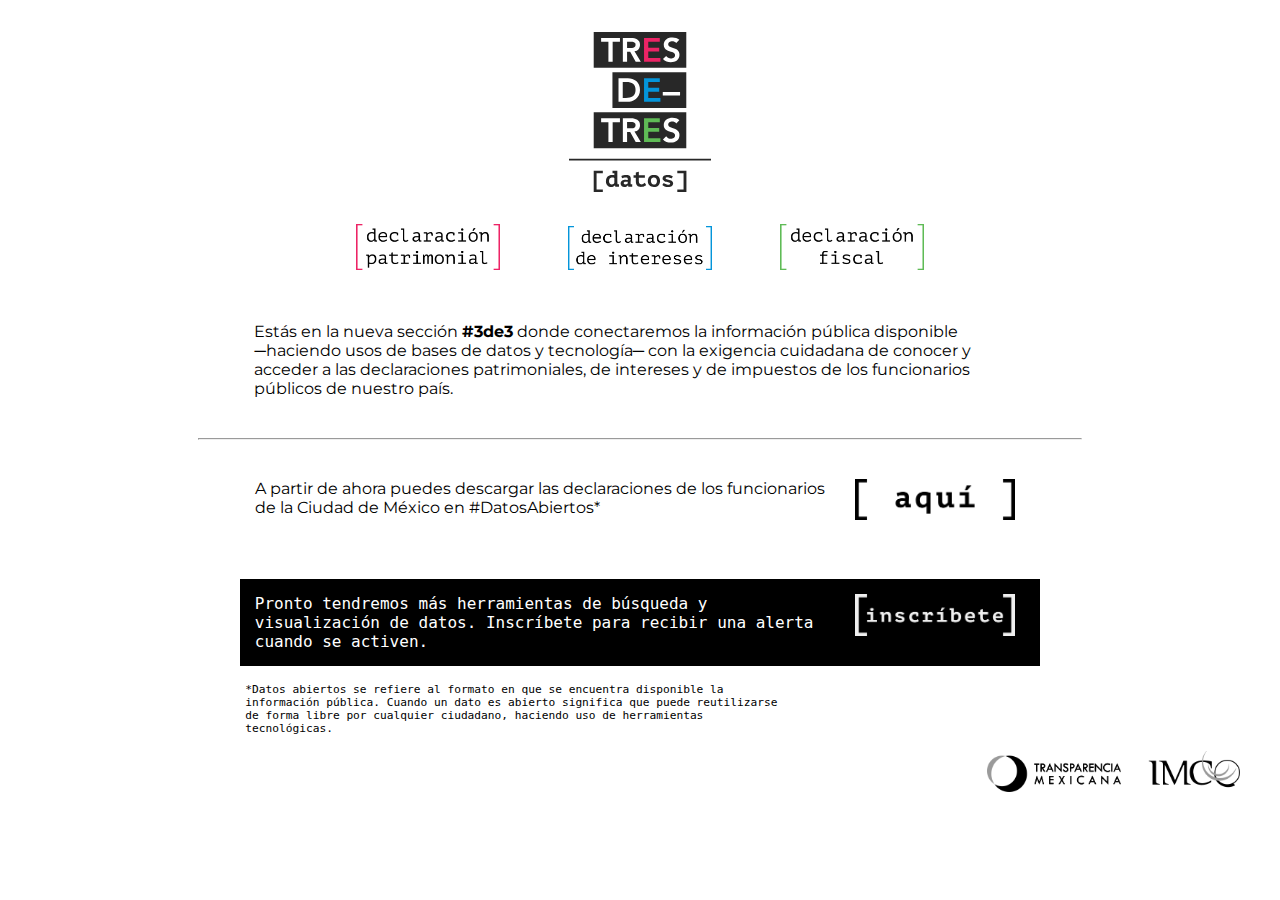
<file: index.html>
<!DOCTYPE html>
<html>
  <head>
    <meta charset="utf-8">
    <meta http-equiv="X-UA-Compatible" content="IE=edge">
    <meta name="viewport" content="width=device-width, initial-scale=1.0">
    <meta name="description" content="3de3 Datos">
    <meta name="author" content="Ali González">
    <title>#3de3 [datos]</title>

    <link rel="stylesheet" href="css/main.css">
    <link href="https://fonts.googleapis.com/css?family=Montserrat|PT+Mono" rel="stylesheet">

  </head>
  <body>
    <header>
      <img src="public/Logo.svg" alt="logo" class="logo">
      <div class="centered">
        <img class="brackets" src="public/patrimonial.png" alt="declaración patrimonial">
        <img class="brackets" src="public/intereses.png" alt="declaración de intereses">
        <img class="brackets" src="public/fiscal.png" alt="declaración fiscal">
      </div>

    </header>

    <main>

      <div class="mainbox">
        Estás en la nueva sección <span style="font-weight: bold">#3de3</span> donde conectaremos la información pública disponible ─haciendo usos de bases de datos y tecnología─ con la exigencia cuidadana de conocer y acceder a las declaraciones patrimoniales, de intereses y de impuestos de los funcionarios públicos de nuestro país.
      </div>

      <hr width="70%">
      <div class="secondbox row">
        <div class="col-9">A partir de ahora puedes descargar las declaraciones de los funcionarios de la Ciudad de México en #DatosAbiertos*</div>
        <div class="col-3"><img class="herebracket" src="public/aqui.png" alt=""></div>
      </div>

    </main>

    <footer class="footer">
      <div class="blackbar row">
        <div class="col-9">Pronto tendremos más herramientas de búsqueda y visualización de datos. Inscríbete para recibir una alerta cuando se activen.</div>
        <div class="col-3"><img class="herebracket" src="public/inscribete.png" alt=""></div>
      </div>
      <div class="lastbox">
        *Datos abiertos se refiere al formato en que se encuentra disponible la información pública. Cuando un dato es abierto significa que puede reutilizarse de forma libre por cualquier ciudadano, haciendo uso de herramientas tecnológicas.
      </div>
      <img class="logos" align="right" src="public/logos.png" alt="logos Transparencia Mexicana e IMCO">
    </footer>

  </body>
</html>
</file>
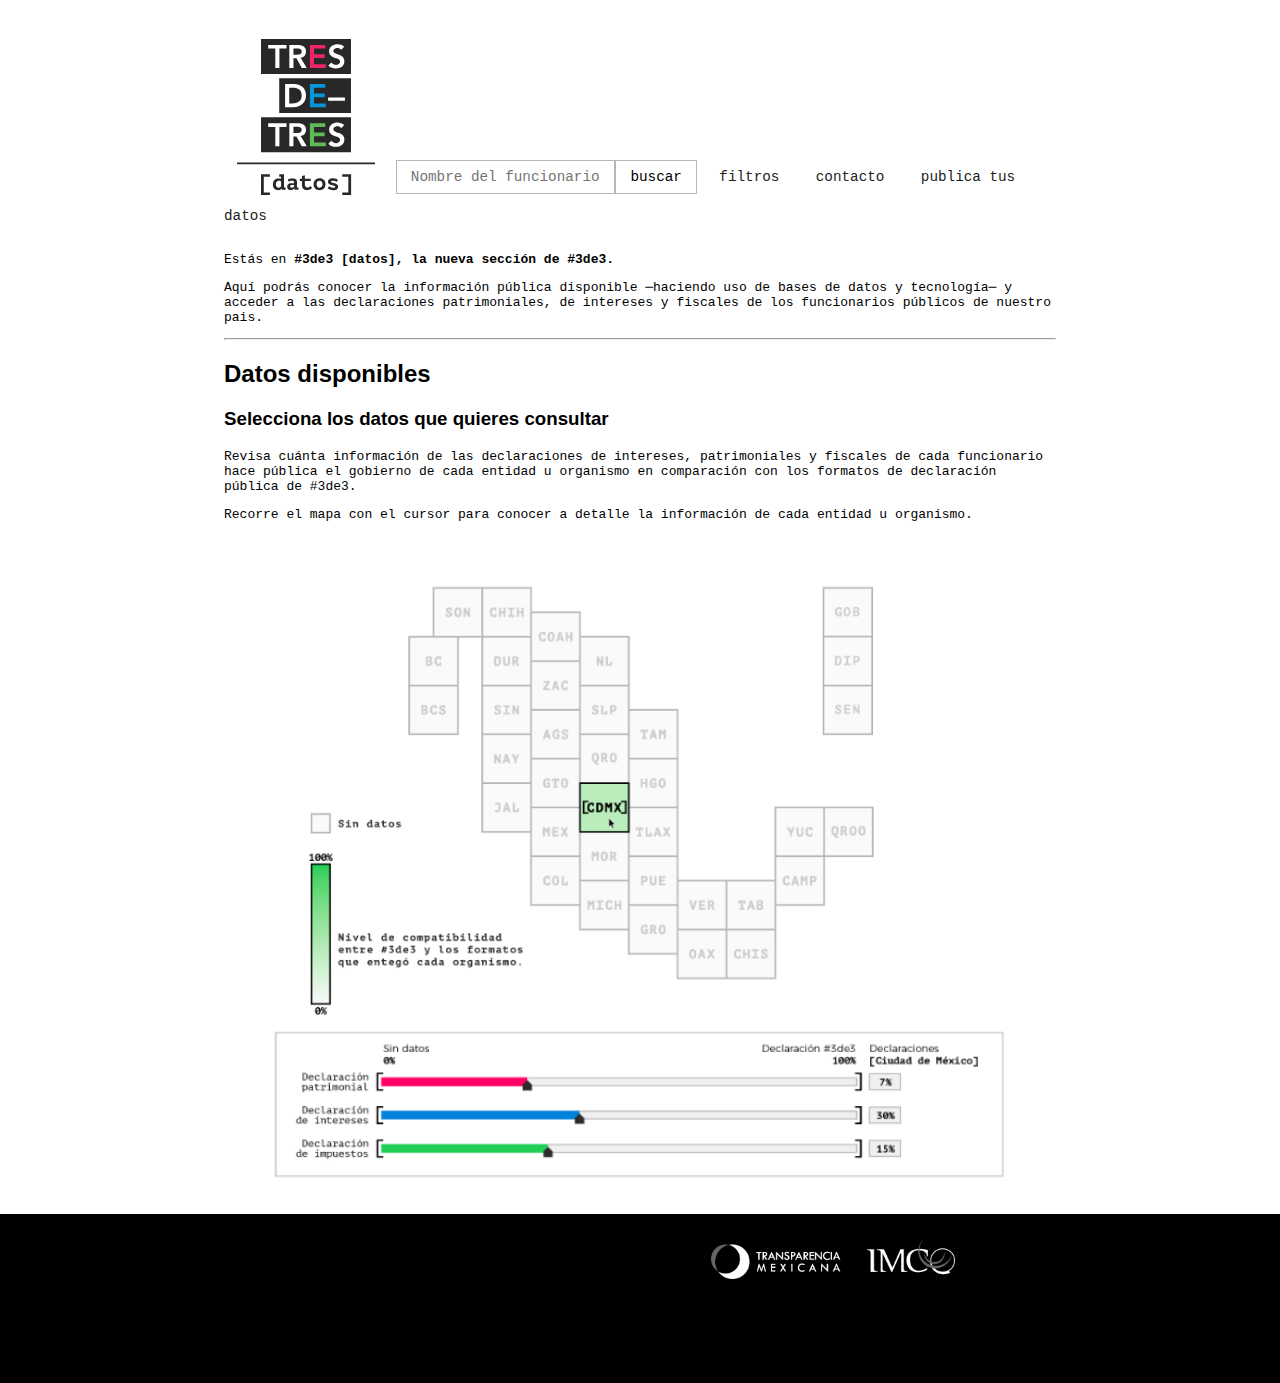
<file: index3-2.html>
<!DOCTYPE html>
<html>
  <head>
    <meta charset="utf-8">
    <meta http-equiv="X-UA-Compatible" content="IE=edge">
    <meta name="viewport" content="width=device-width, initial-scale=1.0">
    <meta name="description" content="3de3 Datos">
    <meta name="author" content="Ali González">
    <title>#3de3 [datos] | Bienvenido </title>

    <link rel="stylesheet" href="css/main3.css">
    <script src="js/main.js" charset="utf-8" type="text/javascript"></script>
  </head>
  <body>
    <div class="all">
      <nav class="nav">
        <a href="#" class="logo"><img src="public/Logo.svg" alt="logo"></a>
        <!-- Task: modify form by rails -->
        <form class="form"  action="index.html" method="get">
          <input type="text" name="search" placeholder="Nombre del funcionario"><input class="button-gray" type="submit" value="buscar">
        </form>
        <a class="nav-link" href="#">filtros</a>
        <a class="nav-link" href="#">contacto</a>
        <a class="nav-link" href="#">publica tus datos</a>
      </nav>

      <main>
        <br>
        <p>
          Estás en <span style="font-weight: bold">#3de3 [datos]<span>, la nueva sección de #3de3.
        </p>
        <p>
          Aquí podrás conocer la información pública disponible ─haciendo uso de bases de datos y tecnología─ y acceder a las declaraciones patrimoniales, de intereses y fiscales de los funcionarios públicos de nuestro pais.
        </p>
        <hr>
        <h2>Datos disponibles</h2>
        <h3>Selecciona los datos que quieres consultar</h3>
        <p>Revisa cuánta información de las declaraciones de intereses, patrimoniales y fiscales de cada funcionario hace pública el gobierno de cada entidad u organismo en comparación con los formatos de declaración pública de #3de3.</p>
        <p>Recorre el mapa con el cursor para conocer a detalle la información de cada entidad u organismo.</p>
        <img src="public/mapa.png" alt="mapa" class="mapa">
        <img src="public/graph-all.png" alt="graph" class="graph">
        <div id="contorno">
          <hr>
          <div class="row">
            <div class="col-4">
              <h2>Estadísticas</h2>
              <h3>Valores y sueldos</h3>
            </div>
            <div class="col-8">
              <p>
              Para estos cargos los sueldos van entre 100,000 y 500,000. Las medias se muestran en magenta y la mediana representa la línea amarilla. El lado de la izquierda de la gráfica representa el ingreso obtenido por los empleados de género masculino, mientras que el lado derecho representa el ingreso obtenido por las empleadas de género femenino.
              </p>
            </div>
          <img class="graph" src="public/genero.png" alt="">
        </div>
        <hr>
        <div class="row">
          <div class="col-4">
            <h3>Declaración de bienes inmuebles</h3>
          </div>
          <div class="col-8">
            <p>
            Asymmetrical tofu raw denim vaporware taxidermy succulents. Coloring book excepteur drinking vinegar glossier, polaroid pop-up migas pork belly kombucha. Jianbing mixtape banh mi glossier, whatever irony blog vape chicharrones adaptogen salvia you probably haven't heard of them enim. Copper mug magna prism flexitarian vaporware palo santo you probably haven't heard of them hell of in ramps cred schlitz YOLO consectetur.
            </p>
          </div>
        </div>
        <img class="graph" src="public/inmuebles.png" alt="gráficos de bienes inmuebles">
        <hr>
        <div class="row">
          <div class="col-4">
            <h3>Fechas de declaración</h3>
          </div>
          <div class="col-8">
            <p>
            Asymmetrical tofu raw denim vaporware taxidermy succulents. Coloring book excepteur drinking vinegar glossier, polaroid pop-up migas pork belly kombucha. Jianbing mixtape banh mi glossier, whatever irony blog vape chicharrones adaptogen salvia you probably haven't heard of them enim.
            </p>
          </div>
          <img class="graph" src="public/fechas.png" alt="gráficos por fechas">
        </div>
      </div>


    </main>
    </div>
    <footer class="footer">
      <img src="public/logos-white.png" alt="Logos transparencia mexicana e IMCO" class="logos-footer">
    </footer>

  </body>
</html>
</file>
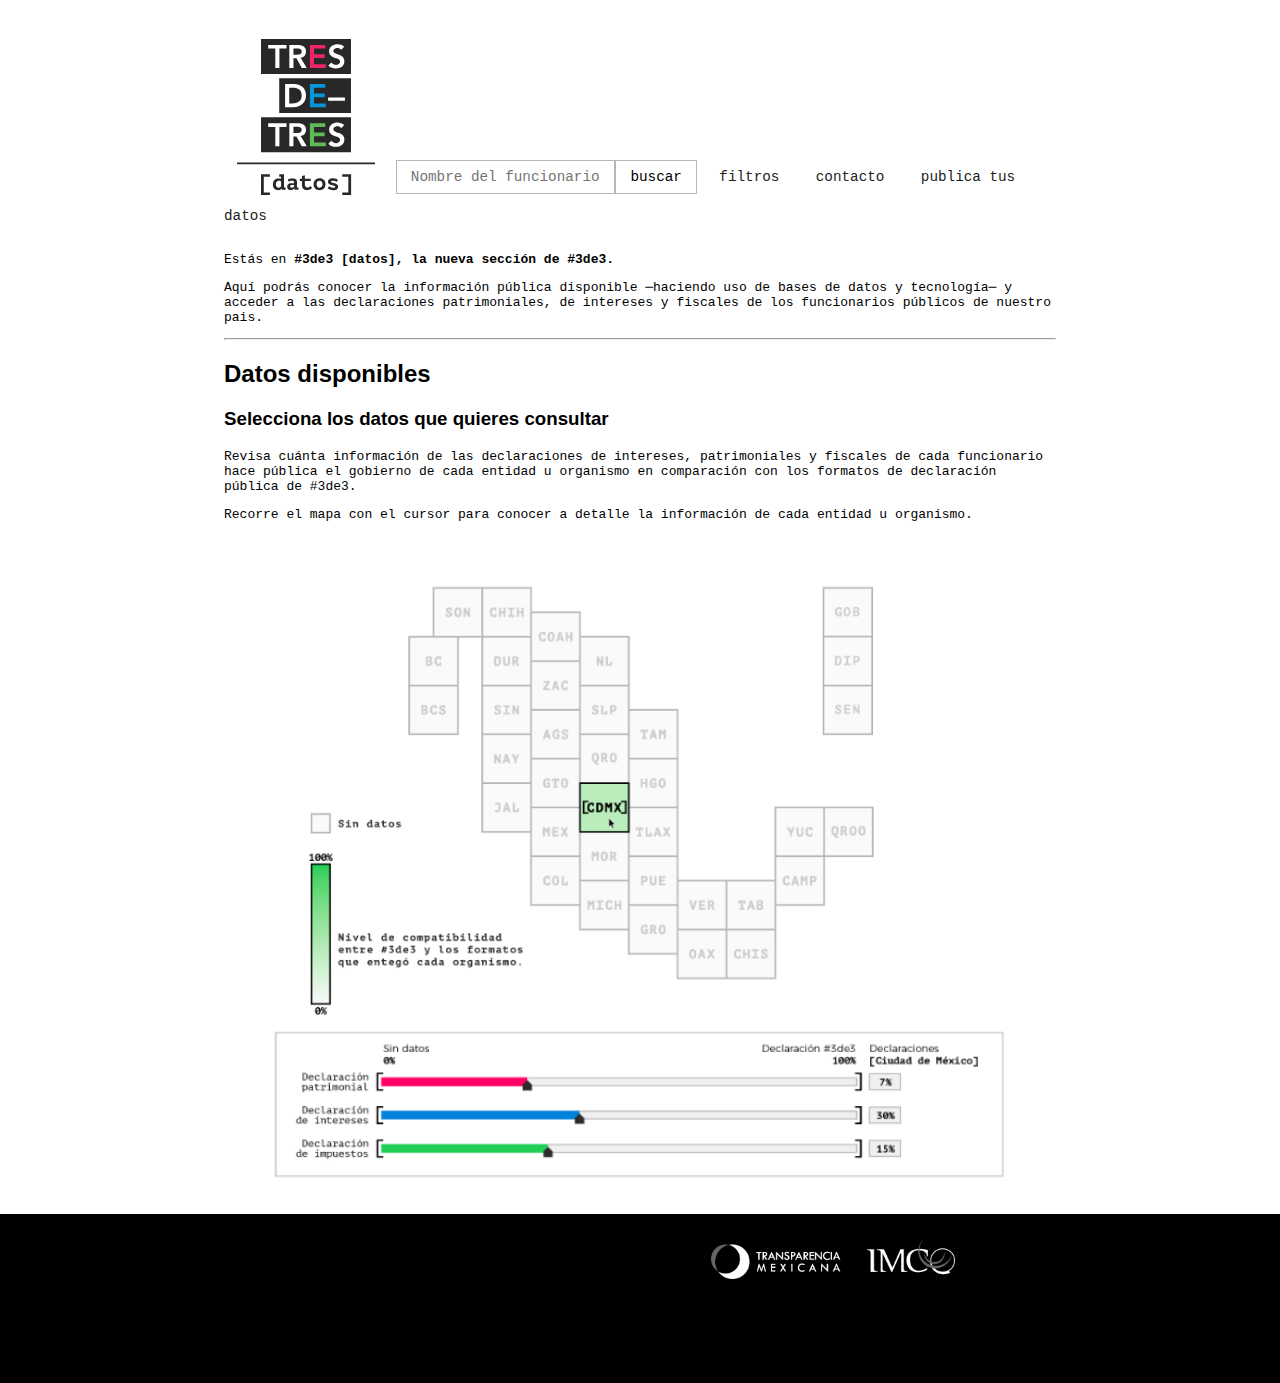
<file: index3.html>
<!DOCTYPE html>
<html>
  <head>
    <meta charset="utf-8">
    <meta http-equiv="X-UA-Compatible" content="IE=edge">
    <meta name="viewport" content="width=device-width, initial-scale=1.0">
    <meta name="description" content="3de3 Datos">
    <meta name="author" content="Ali González">
    <title>#3de3 [datos] | Bienvenido </title>

    <link rel="stylesheet" href="css/main3.css">
  </head>
  <body>
    <div class="all">
      <nav class="nav">
        <a href="#" class="logo"><img src="public/Logo.svg" alt="logo"></a>
        <!-- Task: modify form by rails -->
        <form class="form"  action="index.html" method="get">
          <input type="text" name="search" placeholder="Nombre del funcionario"><input class="button-gray" type="submit" value="buscar">
        </form>
        <a class="nav-link" href="#">filtros</a>
        <a class="nav-link" href="#">contacto</a>
        <a class="nav-link" href="#">publica tus datos</a>
      </nav>

      <main>
        <br>
        <p>
          Estás en <span style="font-weight: bold">#3de3 [datos]<span>, la nueva sección de #3de3.
        </p>
        <p>
          Aquí podrás conocer la información pública disponible ─haciendo uso de bases de datos y tecnología─ y acceder a las declaraciones patrimoniales, de intereses y fiscales de los funcionarios públicos de nuestro pais.
        </p>
        <hr>
        <h2>Datos disponibles</h2>
        <h3>Selecciona los datos que quieres consultar</h3>
        <p>Revisa cuánta información de las declaraciones de intereses, patrimoniales y fiscales de cada funcionario hace pública el gobierno de cada entidad u organismo en comparación con los formatos de declaración pública de #3de3.</p>
        <p>Recorre el mapa con el cursor para conocer a detalle la información de cada entidad u organismo.</p>
        <img src="public/mapa.png" alt="mapa" class="mapa">
        <img src="public/graph-all.png" alt="graph" class="graph">
      </main>
    </div>
    <footer class="footer">
      <img src="public/logos-white.png" alt="Logos transparencia mexicana e IMCO" class="logos-footer">
    </footer>

  </body>
</html>
</file>
<file: css/main.css>
* {
    box-sizing: border-box;
}

.logo {
  display: block;
  margin: auto;
  height: 10em;
  width: auto;
  margin-top: 2em;
  margin-bottom: 2em;
}

.centered {
  display: block;
  margin-left: auto;
  text-align: center;
    margin-right: auto;
    margin-bottom: 3em;
  /*padding: right: 3em;*/
}

.brackets {
  display: inline-block;
  margin-left: auto;
  margin-right: auto;
  padding-left: 2em;
  padding-right: 2em;
  width: 13em;
}

.mainbox {
  display: block;
  margin: auto;
  width: 61%;
  font-family: 'Montserrat', sans-serif;
  font-weight: 'light';
  margin-bottom: 2.5em;
}

.secondbox {
  display: block;
  margin: auto;
  width: 63.33%;
  font-family: 'Montserrat', sans-serif;
  font-weight: 'light';
  margin-bottom: 2.5em;
  margin-top: 1.5em;
}

.herebracket {
  width: 10em;
}

.blackbar {
  display: block;
  margin: auto;
  background-color: black;
  font-family: 'PT Mono', monospace;
  width: 63.33%;
  color: white;
}


.lastbox {
  display: block;
  margin: auto;
  width: 63.33%;
  font-family: 'PT Mono', monospace;
  font-size: .7em;
  margin-top: 1em;
  margin-bottom: 1em;
  padding: .5em;
  padding-right: 20%;
}

.logos {
  display: inline-block;
  width: 20%;
  margin-bottom: 2em;
  margin-right: 2em;
}

/*Grid system*/

.row::after {
    content: "";
    clear: both;
    display: table;
}

/*[class*="col-"] {
    float: left;
    padding: 15px;
}

.col-1 {width: 8.33%;}
.col-2 {width: 16.66%;}
.col-3 {width: 25%;}
.col-4 {width: 33.33%;}
.col-5 {width: 41.66%;}
.col-6 {width: 50%;}
.col-7 {width: 58.33%;}
.col-8 {width: 66.66%;}
.col-9 {width: 75%;}
.col-10 {width: 83.33%;}
.col-11 {width: 91.66%;}
.col-12 {width: 100%;}*/

/* For mobile phones: */
[class*="col-"] {
    width: 100%;
    float: left;
    padding: 15px;
}
@media only screen and (min-width: 600px) {
    /* For tablets: */
    .col-m-1 {width: 8.33%;}
    .col-m-2 {width: 16.66%;}
    .col-m-3 {width: 25%;}
    .col-m-4 {width: 33.33%;}
    .col-m-5 {width: 41.66%;}
    .col-m-6 {width: 50%;}
    .col-m-7 {width: 58.33%;}
    .col-m-8 {width: 66.66%;}
    .col-m-9 {width: 75%;}
    .col-m-10 {width: 83.33%;}
    .col-m-11 {width: 91.66%;}
    .col-m-12 {width: 100%;}
}
@media only screen and (min-width: 768px) {
    /* For desktop: */
    .col-1 {width: 8.33%;}
    .col-2 {width: 16.66%;}
    .col-3 {width: 25%;}
    .col-4 {width: 33.33%;}
    .col-5 {width: 41.66%;}
    .col-6 {width: 50%;}
    .col-7 {width: 58.33%;}
    .col-8 {width: 66.66%;}
    .col-9 {width: 75%;}
    .col-10 {width: 83.33%;}
    .col-11 {width: 91.66%;}
    .col-12 {width: 100%;}
}
</file>
<file: css/main3.css>
/*General*/

* {
    box-sizing: border-box;
    font-family: monospace;
}

html, body {
  margin: 0;
  padding: 0;
}

main {
  clear: both;
}

.all {
  width: 65%;
  display: block;
  margin: 2em auto 2em auto;

}

.logo img {
  display: inline;
  height: 12em;
  width: auto;
  vertical-align: bottom;
  margin: 1em;
}

.form {
  display: inline;
}

input {
  padding:.55em 1em .55em 1em;;
  margin: 1em 0 1em 0;
  font-size: 1.1em;
  font-family: monospace;
  background-color: #fff;
  border: 1px solid #b7b7b7;
  vertical-align: middle;
}

.button-gray {
  font-size: 1.1em;
  padding: .55em 1em .55em 1em;
  vertical-align: middle;
  font-family: monospace;
}

.nav-link {
  text-align: center;
  padding: 1em 1em;
  text-decoration: none;
  color: #222;
  font-family: monospace;
  font-size: 1.1em;
  padding: 1em;
  margin-top: .7em;
  vertical-align: middle;
}

h1, h2, h3, h4 {
  font-family: sans-serif;
}

.mapa {
  width: 80%;
  height: auto;
  margin: auto;
  display: block;
}

.graph {
  width: 90%;
  height: auto;
  margin: auto;
  display: block;
}

#contorno {
  display: none;
}

.footer {
  background-color: #000;
  height: 13em;
  width: 100%;
  margin: 0;
  padding: 0;
}

.logos-footer {
  display: inline-block;
  float: right;
  margin: 2em 25em 2em 1em;
  height: 3em;
  width: auto;


/*Responsive*/

.row::after {
    content: "";
    clear: both;
    display: table;
}

[class*="col-"] {
    float: left;
    padding: 15px;
    border: 0px;
}

.col-1 {width: 8.33%;}
.col-2 {width: 16.66%;}
.col-3 {width: 25%;}
.col-4 {width: 33.33%;}
.col-5 {width: 41.66%;}
.col-6 {width: 50%;}
.col-7 {width: 58.33%;}
.col-8 {width: 66.66%;}
.col-9 {width: 75%;}
.col-10 {width: 83.33%;}
.col-11 {width: 91.66%;}
.col-12 {width: 100%;}
</file>
